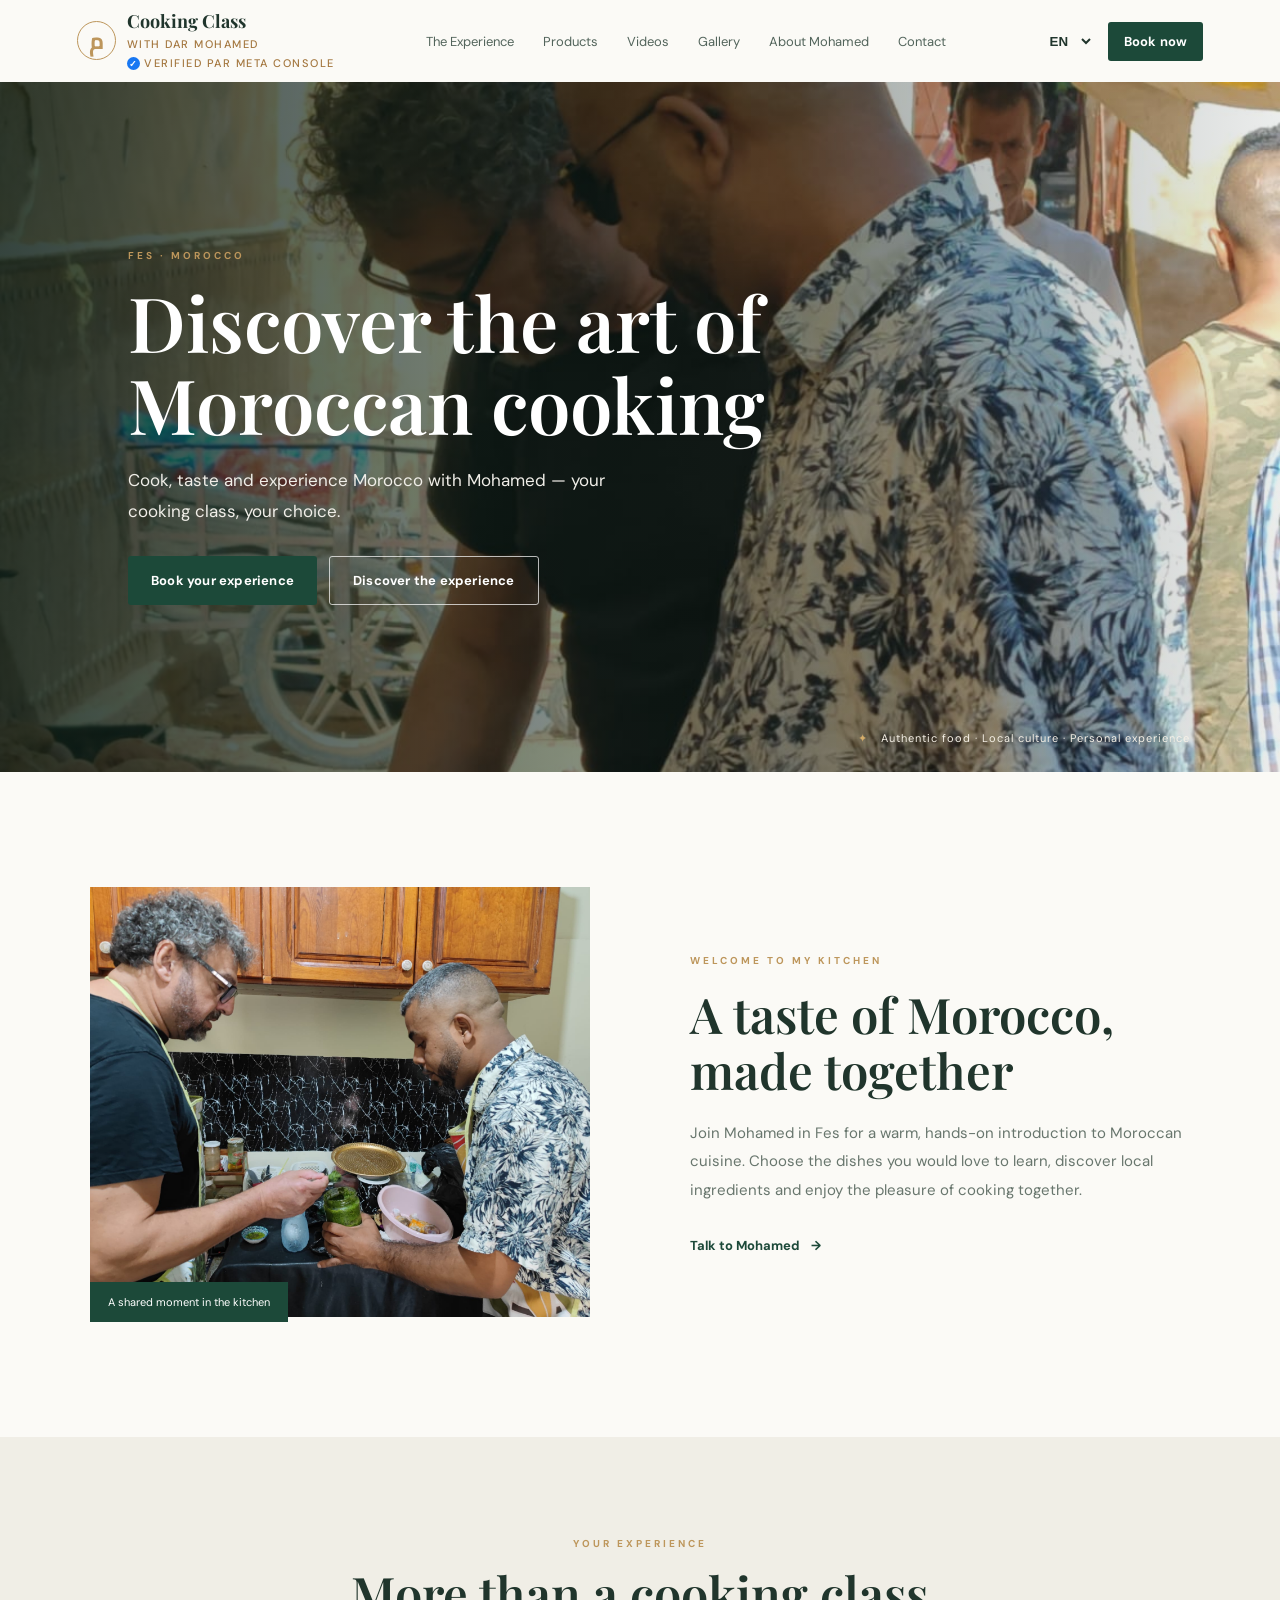
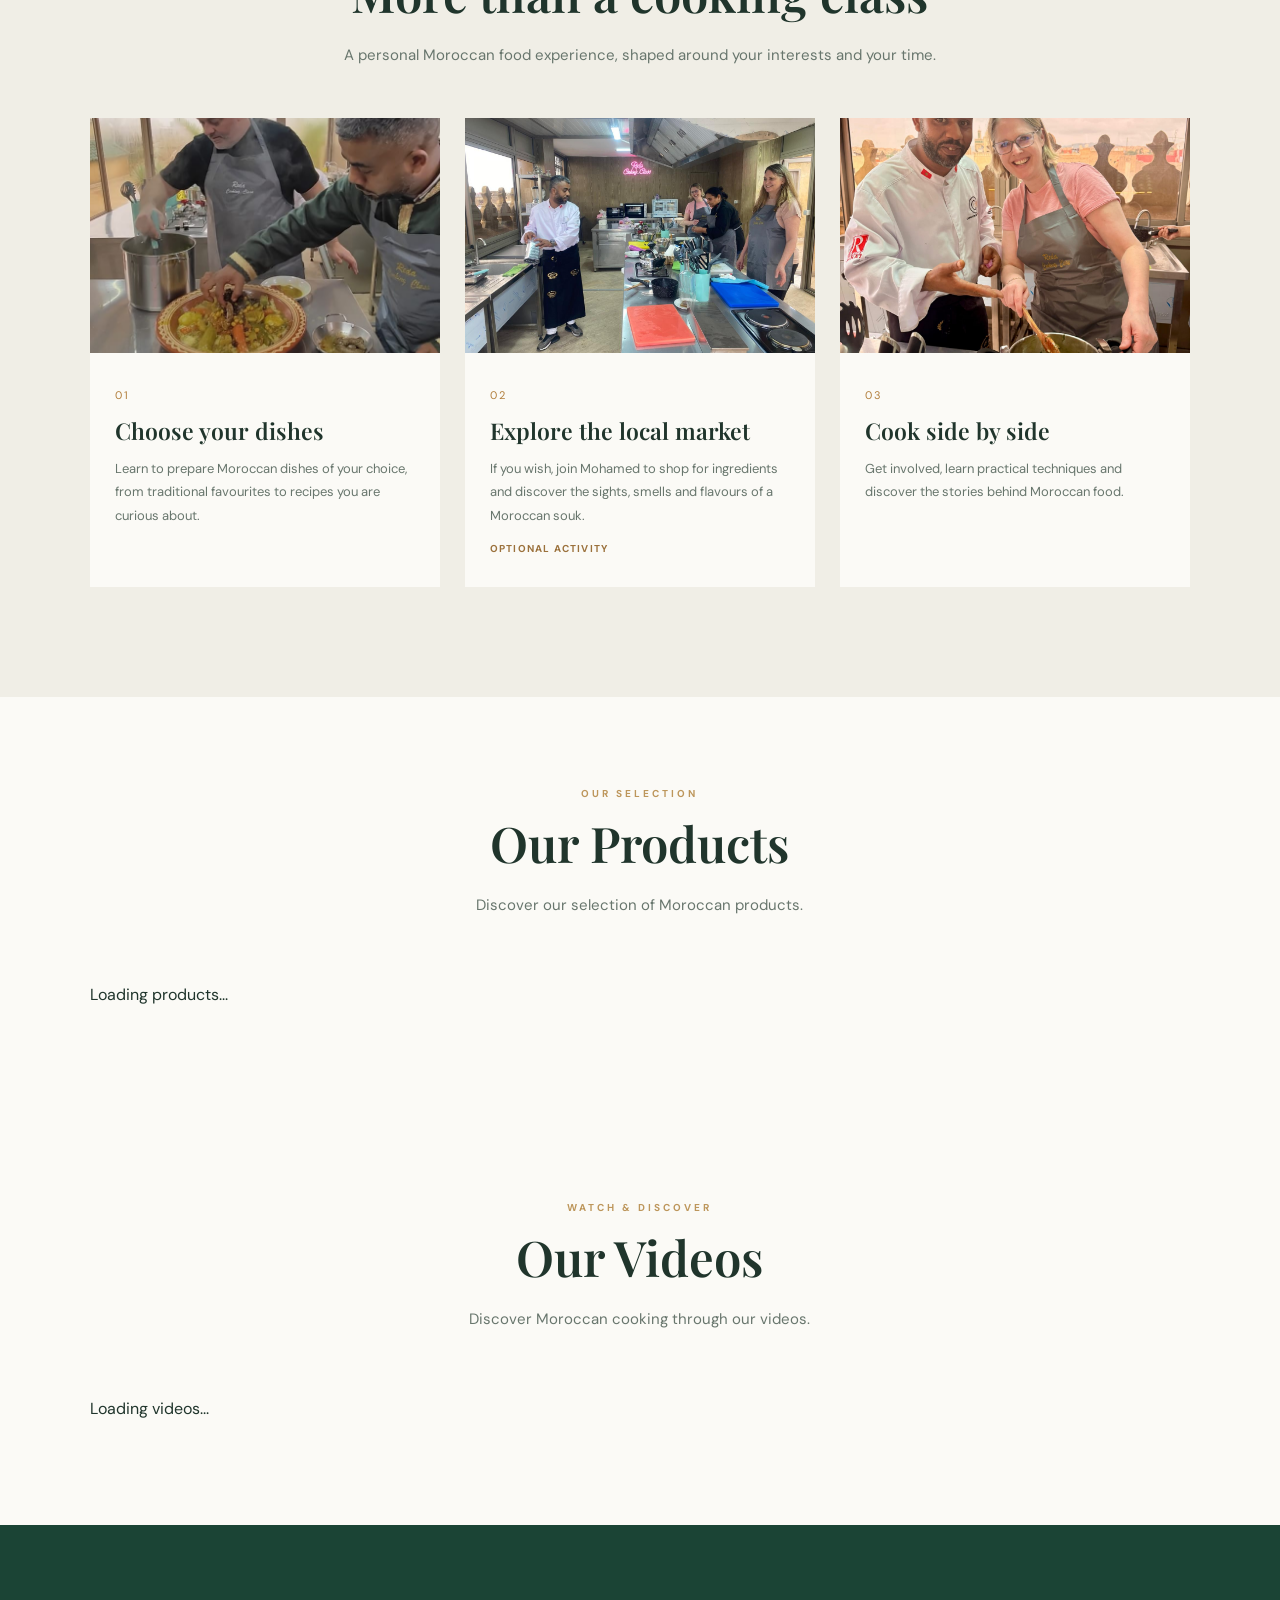
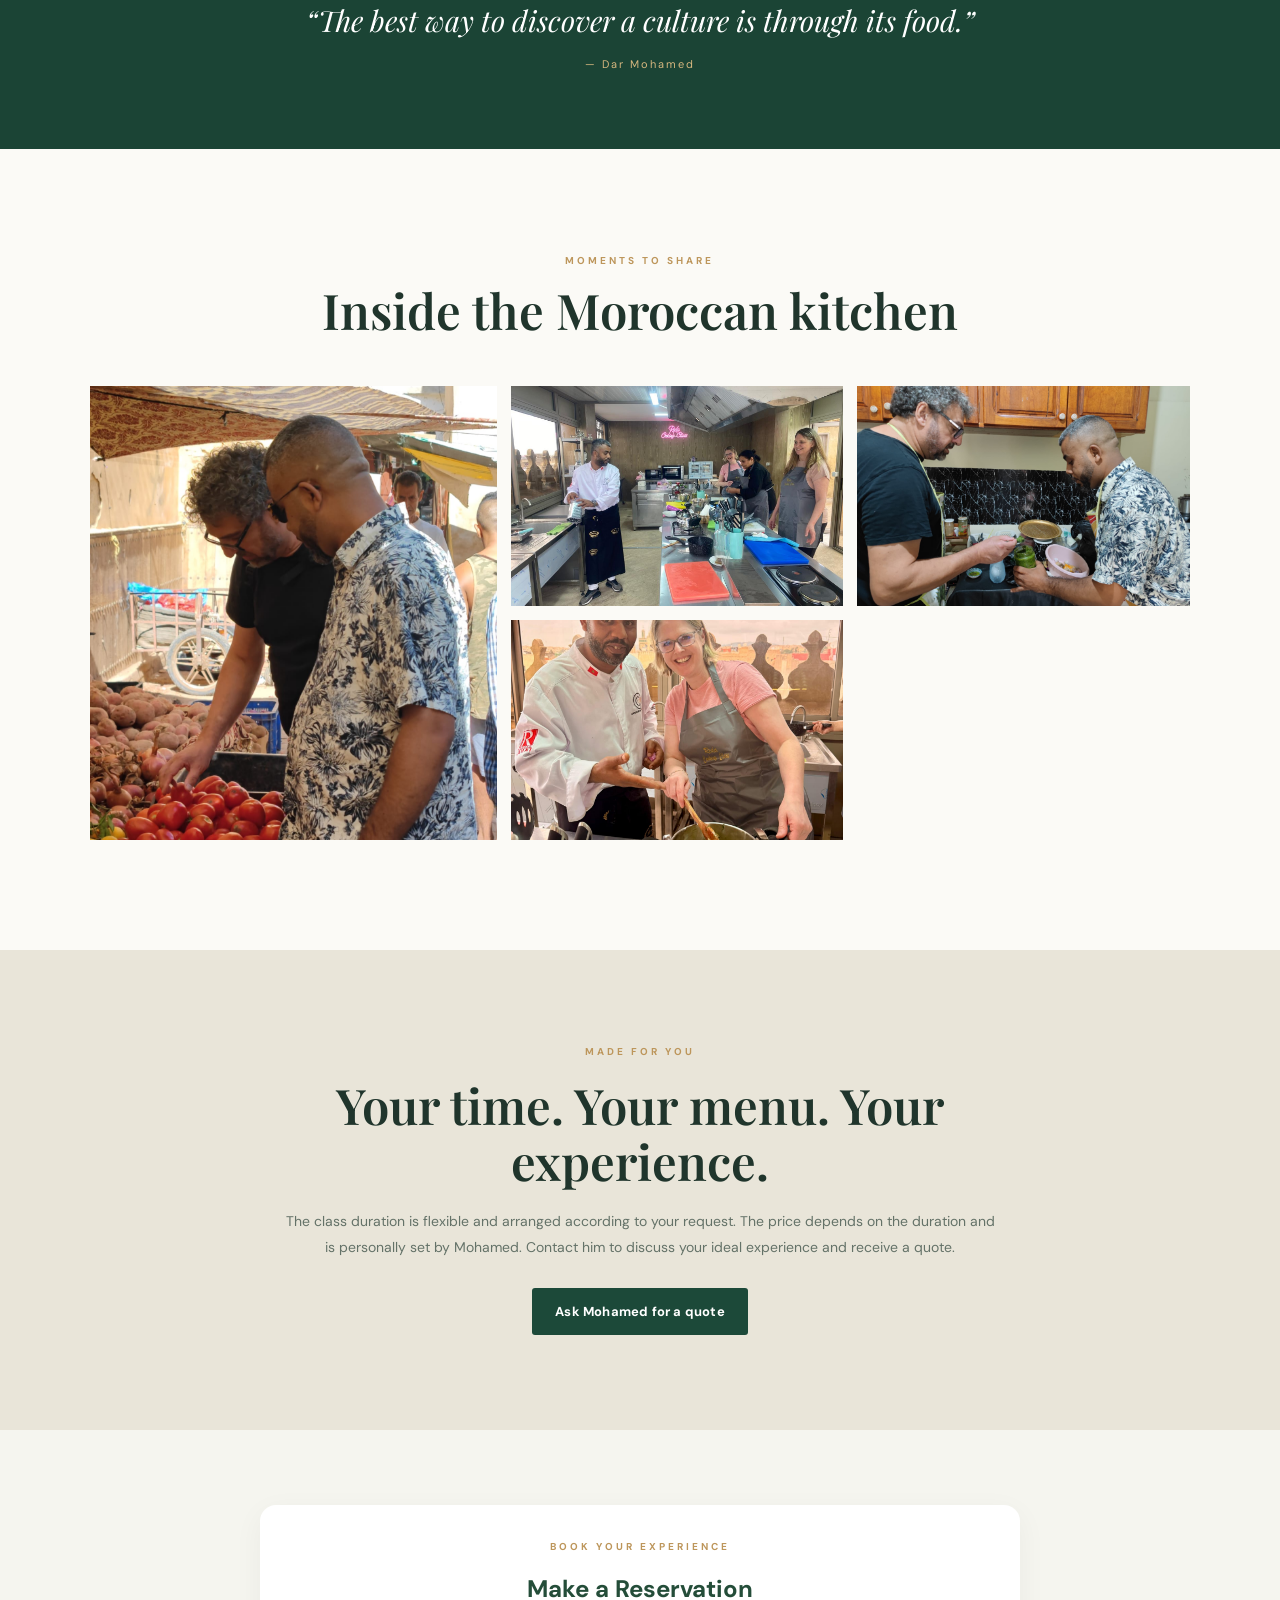
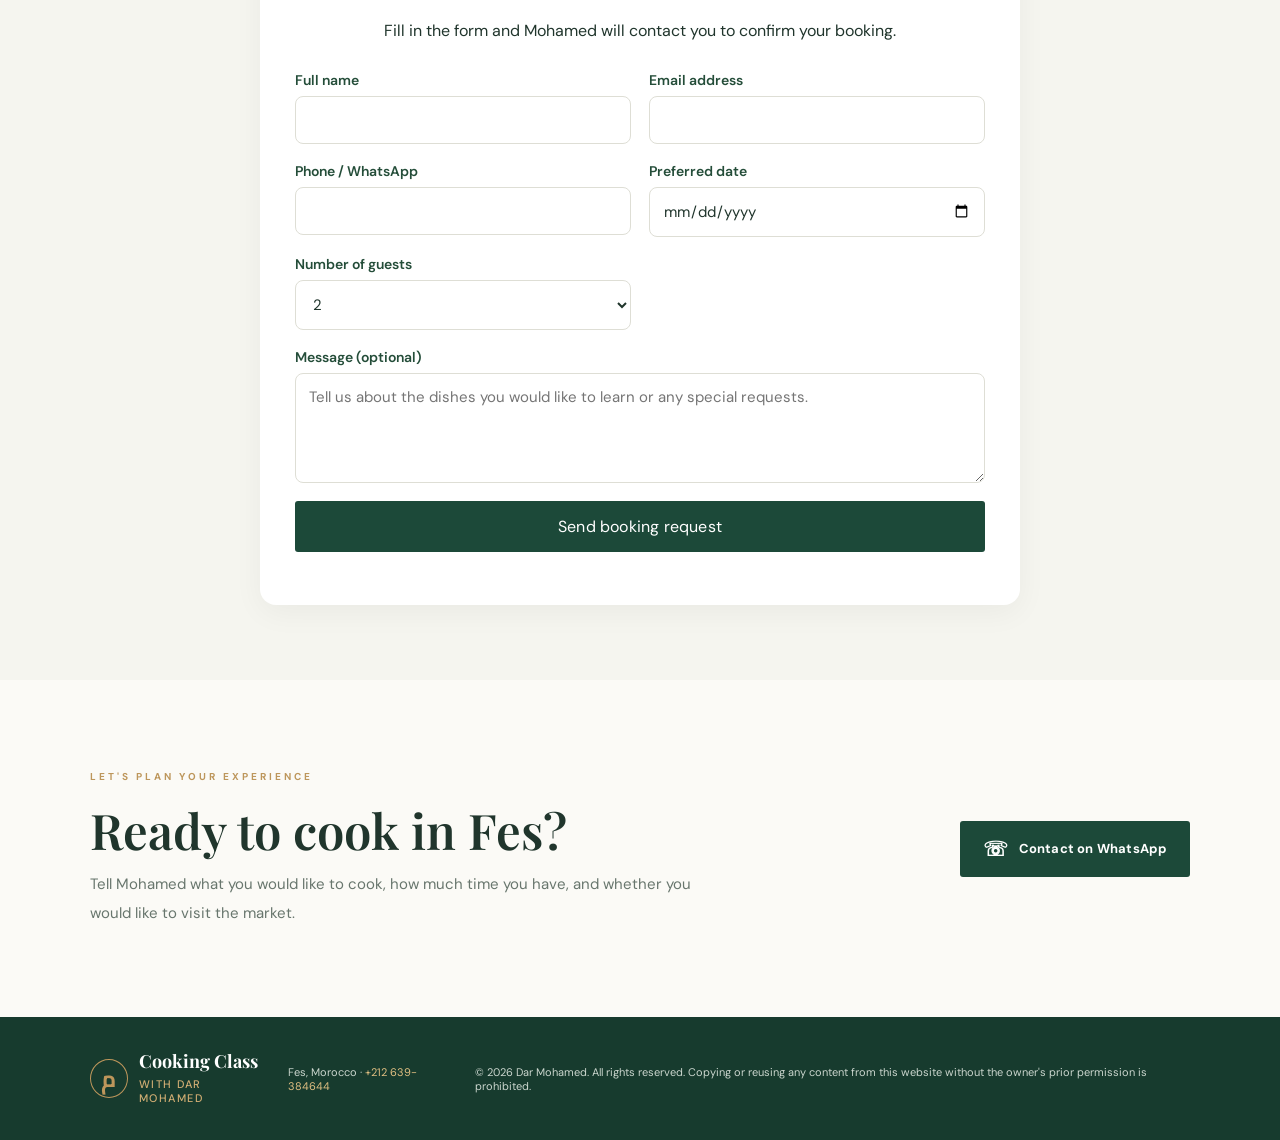
<file: index.html>
<!doctype html>
<html lang="en">
<head>
  <meta charset="utf-8">
  <meta name="viewport" content="width=device-width, initial-scale=1">
  <meta name="theme-color" content="#173f32">

  <meta name="description" content="Discover authentic Moroccan cooking classes in Fes, Morocco with Dar Mohamed. Learn traditional Moroccan recipes, explore local markets and enjoy a unique culinary experience.">
  <meta name="robots" content="index, follow">
  <meta name="author" content="Dar Mohamed">

  <link rel="canonical" href="https://cooking-class-dar-mohamed-bf4m.vercel.app/">

  <meta property="og:type" content="website">
  <meta property="og:title" content="Moroccan Cooking Class in Fes | Dar Mohamed">
  <meta property="og:description" content="Discover authentic Moroccan cuisine and learn traditional recipes with Dar Mohamed in Fes, Morocco.">
  <meta property="og:url" content="https://cooking-class-dar-mohamed-bf4m.vercel.app/">
  <meta property="og:image" content="https://cooking-class-dar-mohamed-bf4m.vercel.app/IMG-20261117-WA0031.jpg">

  <meta name="twitter:card" content="summary_large_image">
  <meta name="twitter:title" content="Moroccan Cooking Class in Fes | Dar Mohamed">
  <meta name="twitter:description" content="Discover authentic Moroccan cooking in Fes with Dar Mohamed.">
  <meta name="twitter:image" content="https://cooking-class-dar-mohamed-bf4m.vercel.app/IMG-20261117-WA0031.jpg">

  <title>Moroccan Cooking Class in Fes | Cooking with Dar Mohamed</title>

  <link rel="preconnect" href="https://fonts.googleapis.com">
  <link rel="preconnect" href="https://fonts.gstatic.com" crossorigin>
  <link href="https://fonts.googleapis.com/css2?family=DM+Sans:wght@400;500;600;700&family=Playfair+Display:wght@500;600;700&family=Cairo:wght@400;600;700&display=swap" rel="stylesheet">

  <link rel="stylesheet" href="style.css">

  <style>
    .brand-name {
      display: inline-flex;
      flex-direction: column;
      align-items: flex-start;
    }

    .meta-verification {
      display: inline-flex;
      align-items: center;
      gap: 4px;
      margin-top: 4px;
      color: #68796f;
      font-family: "DM Sans", Arial, sans-serif;
      font-size: 9px;
      font-weight: 600;
      line-height: 1.2;
      letter-spacing: .1px;
      white-space: nowrap;
    }

    .meta-check {
      display: inline-flex;
      align-items: center;
      justify-content: center;
      width: 13px;
      height: 13px;
      border-radius: 50%;
      background: #1877f2;
      color: #fff;
      font-size: 9px;
      font-weight: 700;
      flex-shrink: 0;
    }

    /* Booking form */
    .booking-section {
      padding: 75px 20px;
      background: #f5f5ef;
    }

    .booking-inner {
      max-width: 760px;
      margin: auto;
      background: #fff;
      padding: 35px;
      border-radius: 16px;
      box-shadow: 0 8px 30px #0000000c;
    }

    .booking-heading {
      text-align: center;
      margin-bottom: 30px;
    }

    .booking-heading h2 {
      color: #244d39;
      margin-bottom: 12px;
    }

    .booking-form {
      display: grid;
      grid-template-columns: 1fr 1fr;
      gap: 18px;
    }

    .booking-field {
      display: flex;
      flex-direction: column;
      gap: 7px;
    }

    .booking-field.full {
      grid-column: 1 / -1;
    }

    .booking-field label {
      color: #244d39;
      font-weight: 600;
      font-size: 14px;
    }

    .booking-field input,
    .booking-field select,
    .booking-field textarea {
      width: 100%;
      padding: 13px;
      border: 1px solid #deded5;
      border-radius: 8px;
      background: #fff;
      color: #20352c;
      font: inherit;
      font-size: 15px;
    }

    .booking-field textarea {
      min-height: 110px;
      resize: vertical;
    }

    .booking-field input:focus,
    .booking-field select:focus,
    .booking-field textarea:focus {
      outline: 2px solid #244d39;
      border-color: #244d39;
    }

    .booking-submit {
      grid-column: 1 / -1;
      width: 100%;
      border: 0;
      cursor: pointer;
      font: inherit;
    }

    .booking-submit:disabled {
      opacity: .6;
      cursor: wait;
    }

    #bookingMessage {
      grid-column: 1 / -1;
      text-align: center;
      font-size: 14px;
      margin: 0;
    }

    @media (max-width: 600px) {
      .booking-inner {
        padding: 22px 17px;
      }

      .booking-form {
        grid-template-columns: 1fr;
      }

      .booking-field.full,
      .booking-submit,
      #bookingMessage {
        grid-column: 1;
      }
    }
  </style>
</head>

<body>

<header class="site-header">
  <a class="brand" href="#home" aria-label="Cooking Class with Dar Mohamed home">
    <span class="brand-mark">م</span>
    <span class="brand-name">
      Cooking Class
      <small>with Dar Mohamed</small>
      <small class="meta-verification">
        <span class="meta-check">✓</span>
        Verified par Meta Console
      </small>
    </span>
  </a>

  <nav class="desktop-nav">
    <a href="#experience" data-i18n="navExperience">The Experience</a>
    <a href="#products" data-i18n="navProducts">Products</a>
    <a href="#videos" data-i18n="navVideos">Videos</a>
    <a href="#gallery" data-i18n="navGallery">Gallery</a>
    <a href="#about" data-i18n="navAbout">About Mohamed</a>
    <a href="#contact" data-i18n="navContact">Contact</a>
  </nav>

  <div class="header-actions">
    <select id="language" aria-label="Choose language">
      <option value="en">EN</option>
      <option value="fr">FR</option>
      <option value="ar">AR</option>
    </select>

    <a class="button button-small" href="#booking" data-i18n="book">Book now</a>
  </div>
</header>

<main>

  <section class="hero" id="home">
    <div class="hero-photo">
      <img src="IMG-20261117-WA0031.jpg" alt="Mohamed preparing a traditional Moroccan tagine">
    </div>

    <div class="hero-shade"></div>

    <div class="hero-content">
      <p class="eyebrow" data-i18n="heroEyebrow">FES · MOROCCO</p>
      <h1 data-i18n="heroTitle">Discover the art of Moroccan cooking</h1>

      <p class="hero-copy" data-i18n="heroText">
        Cook, taste and experience Morocco with Mohamed — your cooking class, your choice.
      </p>

      <div class="hero-buttons">
        <a class="button" href="#booking" data-i18n="bookExperience">Book your experience</a>
        <a class="button button-ghost" href="#experience" data-i18n="discover">Discover the experience</a>
      </div>
    </div>

    <div class="hero-note">
      <span>✦</span>
      <span data-i18n="heroNote">Authentic food · Local culture · Personal experience</span>
    </div>
  </section>

  <section class="intro section-wrap" id="about">
    <div class="intro-image">
      <img src="IMG-20261117-WA0028.jpg" alt="Mohamed cooking with a guest">
      <span class="image-caption" data-i18n="caption">A shared moment in the kitchen</span>
    </div>

    <div class="intro-text">
      <p class="eyebrow" data-i18n="welcome">WELCOME TO MY KITCHEN</p>
      <h2 data-i18n="introTitle">A taste of Morocco, made together</h2>

      <p data-i18n="introText">
        Join Mohamed in Fes for a warm, hands-on introduction to Moroccan cuisine. Choose the dishes you would love to learn, discover local ingredients and enjoy the pleasure of cooking together.
      </p>

      <a class="text-link" href="#contact" data-i18n="talkMohamed">
        Talk to Mohamed <span>→</span>
      </a>
    </div>
  </section>

  <section class="experience-section" id="experience">
    <div class="section-wrap">
      <div class="section-heading">
        <p class="eyebrow" data-i18n="yourExperience">YOUR EXPERIENCE</p>
        <h2 data-i18n="experienceTitle">More than a cooking class</h2>
        <p data-i18n="experienceIntro">
          A personal Moroccan food experience, shaped around your interests and your time.
        </p>
      </div>

      <div class="feature-grid">
        <article class="feature-card">
          <img src="IMG-20261117-WA0025.jpg" alt="Preparing fresh Moroccan ingredients">
          <div>
            <span class="feature-number">01</span>
            <h3 data-i18n="feature1Title">Choose your dishes</h3>
            <p data-i18n="feature1Text">
              Learn to prepare Moroccan dishes of your choice, from traditional favourites to recipes you are curious about.
            </p>
          </div>
        </article>

        <article class="feature-card">
          <img src="IMG-20261117-WA0030.jpg" alt="Traditional market in the medina of Fes">
          <div>
            <span class="feature-number">02</span>
            <h3 data-i18n="feature2Title">Explore the local market</h3>
            <p data-i18n="feature2Text">
              If you wish, join Mohamed to shop for ingredients and discover the sights, smells and flavours of a Moroccan souk.
            </p>
            <span class="optional" data-i18n="optional">Optional activity</span>
          </div>
        </article>

        <article class="feature-card">
          <img src="IMG-20261117-WA0021.jpg" alt="Guests enjoying Moroccan food">
          <div>
            <span class="feature-number">03</span>
            <h3 data-i18n="feature3Title">Cook side by side</h3>
            <p data-i18n="feature3Text">
              Get involved, learn practical techniques and discover the stories behind Moroccan food.
            </p>
          </div>
        </article>
      </div>
    </div>
  </section>

  <section class="products-section section-wrap" id="products">
    <div class="section-heading">
      <p class="eyebrow" data-i18n="productsEyebrow">OUR SELECTION</p>
      <h2 data-i18n="productsTitle">Our Products</h2>
      <p data-i18n="productsIntro">Discover our selection of Moroccan products.</p>
    </div>

    <div id="products-list" class="products-grid">
      <p data-i18n="productsLoading">Loading products...</p>
    </div>
  </section>

  <section class="videos-section section-wrap" id="videos">
    <div class="section-heading">
      <p class="eyebrow" data-i18n="videosEyebrow">WATCH & DISCOVER</p>
      <h2 data-i18n="videosTitle">Our Videos</h2>
      <p data-i18n="videosIntro">Discover Moroccan cooking through our videos.</p>
    </div>

    <div id="videos-list" class="videos-grid">
      <p data-i18n="videosLoading">Loading videos...</p>
    </div>
  </section>

  <section class="quote-band">
    <p data-i18n="quote">“The best way to discover a culture is through its food.”</p>
    <span>— Dar Mohamed</span>
  </section>

  <section class="gallery section-wrap" id="gallery">
    <div class="section-heading">
      <p class="eyebrow" data-i18n="moments">MOMENTS TO SHARE</p>
      <h2 data-i18n="galleryTitle">Inside the Moroccan kitchen</h2>
    </div>

    <div class="gallery-grid">
      <img src="IMG-20261117-WA0031.jpg" alt="Mohamed cooking">
      <img src="IMG-20261117-WA0030.jpg" alt="Traditional market in Fes">
      <img src="IMG-20261117-WA0028.jpg" alt="Cooking with a guest">
      <img src="IMG-20261117-WA0021.jpg" alt="Moroccan food experience">
    </div>
  </section>

  <section class="personalize">
    <div class="personalize-inner">
      <p class="eyebrow" data-i18n="madeForYou">MADE FOR YOU</p>
      <h2 data-i18n="personalTitle">Your time. Your menu. Your experience.</h2>

      <p data-i18n="personalText">
        The class duration is flexible and arranged according to your request. The price depends on the duration and is personally set by Mohamed. Contact him to discuss your ideal experience and receive a quote.
      </p>

      <a class="button" href="#booking" data-i18n="askPrice">Ask Mohamed for a quote</a>
    </div>
  </section>

  <!-- BOOKING FORM -->
  <section class="booking-section" id="booking">
    <div class="booking-inner">
      <div class="booking-heading">
        <p class="eyebrow" data-i18n="bookingEyebrow">BOOK YOUR EXPERIENCE</p>
        <h2 data-i18n="bookingTitle">Make a Reservation</h2>
        <p data-i18n="bookingIntro">Fill in the form and Mohamed will contact you to confirm your booking.</p>
      </div>

      <form id="bookingForm" class="booking-form">

        <div class="booking-field">
          <label for="bookingName" data-i18n="bookingName">Full name</label>
          <input id="bookingName" name="customer_name" type="text" autocomplete="name" required maxlength="100">
        </div>

        <div class="booking-field">
          <label for="bookingEmail" data-i18n="bookingEmail">Email address</label>
          <input id="bookingEmail" name="email" type="email" autocomplete="email" required maxlength="150">
        </div>

        <div class="booking-field">
          <label for="bookingPhone" data-i18n="bookingPhone">Phone / WhatsApp</label>
          <input id="bookingPhone" name="phone" type="tel" autocomplete="tel" required maxlength="30">
        </div>

        <div class="booking-field">
          <label for="bookingDate" data-i18n="bookingDate">Preferred date</label>
          <input id="bookingDate" name="booking_date" type="date" required>
        </div>

        <div class="booking-field">
          <label for="bookingGuests" data-i18n="bookingGuests">Number of guests</label>
          <select id="bookingGuests" name="guests" required>
            <option value="1">1</option>
            <option value="2" selected>2</option>
            <option value="3">3</option>
            <option value="4">4</option>
            <option value="5">5</option>
            <option value="6">6</option>
            <option value="7">7</option>
            <option value="8">8</option>
            <option value="9">9</option>
            <option value="10">10</option>
          </select>
        </div>

        <div class="booking-field full">
          <label for="bookingMessageText" data-i18n="bookingNote">Message (optional)</label>
          <textarea id="bookingMessageText" name="message" maxlength="1000" data-i18n-placeholder="bookingNotePlaceholder" placeholder="Tell us about the dishes you would like to learn or any special requests."></textarea>
        </div>

        <button class="button booking-submit" id="bookingSubmit" type="submit" data-i18n="bookingSubmit">
          Send booking request
        </button>

        <p id="bookingMessage" role="status" aria-live="polite"></p>
      </form>
    </div>
  </section>

  <section class="contact section-wrap" id="contact">
    <div>
      <p class="eyebrow" data-i18n="letsPlan">LET'S PLAN YOUR EXPERIENCE</p>
      <h2 data-i18n="contactTitle">Ready to cook in Fes?</h2>
      <p data-i18n="contactText">
        Tell Mohamed what you would like to cook, how much time you have, and whether you would like to visit the market.
      </p>
    </div>

    <a class="button whatsapp-button"
       href="https://wa.me/212639384644"
       target="_blank"
       rel="noopener">
      <span>☏</span>
      <span data-i18n="whatsapp">Contact on WhatsApp</span>
    </a>
  </section>

</main>

<footer>
  <a class="brand footer-brand" href="#home">
    <span class="brand-mark">م</span>
    <span>Cooking Class <small>with Dar Mohamed</small></span>
  </a>

  <p>
    Fes, Morocco ·
    <a href="https://wa.me/212639384644" target="_blank" rel="noopener">+212 639-384644</a>
  </p>

  <div class="copyright">
    <p id="copyright-text">
      © 2026 Dar Mohamed. All rights reserved.
      Copying or reusing any content from this website without the owner's prior permission is prohibited.
    </p>
  </div>
</footer>

<script type="module" src="script.js"></script>

</body>
</html>
</file>
<file: style.css>
*{box-sizing:border-box}html{scroll-behavior:smooth}body{margin:0;color:#20352c;background:#fbfaf6;font-family:"DM Sans",Arial,sans-serif}a{color:inherit;text-decoration:none}.site-header{height:82px;padding:0 6vw;display:flex;align-items:center;justify-content:space-between;background:#fbfaf6;position:relative;z-index:5}.brand{display:flex;align-items:center;gap:11px;font-family:"Playfair Display",serif;font-size:18px;font-weight:700;line-height:1.1}.brand small{display:block;font:500 11px "DM Sans",sans-serif;letter-spacing:1.5px;text-transform:uppercase;color:#a4773f;margin-top:5px}.brand-mark{width:39px;height:39px;border:1px solid #bd965b;border-radius:50%;display:grid;place-items:center;color:#bd965b;font-family:"Cairo",sans-serif;font-size:23px}.desktop-nav{display:flex;gap:29px;font-size:13px;color:#52645b}.desktop-nav a:hover,.text-link:hover{color:#b27f3d}.header-actions{display:flex;align-items:center;gap:14px}select{border:0;background:transparent;color:#20352c;font-weight:700;padding:8px}.button{display:inline-flex;align-items:center;justify-content:center;background:#1c4939;color:white;padding:15px 23px;border-radius:3px;font-size:13px;font-weight:700;letter-spacing:.2px;transition:.2s}.button:hover{background:#b27f3d;transform:translateY(-2px)}.button-small{padding:11px 16px}.hero{height:min(690px,78vw);min-height:560px;position:relative;display:flex;align-items:center;color:white;overflow:hidden}.hero-photo,.hero-shade{position:absolute;inset:0}.hero-photo img{width:100%;height:100%;object-fit:cover;object-position:center 42%}.hero-shade{background:linear-gradient(90deg,rgba(9,27,20,.82),rgba(9,27,20,.43) 55%,rgba(9,27,20,.08))}.hero-content{position:relative;z-index:1;width:min(650px,80%);margin-left:10vw}.eyebrow{font-size:10px;letter-spacing:3px;font-weight:700;color:#bd965b;margin:0 0 19px}.hero h1{font:600 clamp(43px,6vw,76px)/1.08 "Playfair Display",serif;max-width:650px;margin:0 0 20px}.hero-copy{font-size:17px;line-height:1.8;max-width:520px;color:#f0eee8}.hero-buttons{display:flex;gap:12px;flex-wrap:wrap;margin-top:30px}.button-ghost{background:transparent;border:1px solid rgba(255,255,255,.7)}.button-ghost:hover{background:white;color:#20352c}.hero-note{position:absolute;bottom:27px;right:7vw;font-size:11px;letter-spacing:1px;color:#f6f1e7}.hero-note span:first-child{color:#d5ad6a;margin-right:9px}.section-wrap{width:min(1120px,86%);margin:auto}.intro{display:grid;grid-template-columns:1fr 1fr;gap:9%;align-items:center;padding-top:115px;padding-bottom:115px}.intro-image{position:relative}.intro-image img{width:100%;height:430px;object-fit:cover}.image-caption{position:absolute;bottom:0;left:0;background:#1c4939;color:white;padding:13px 18px;font-size:11px}.intro-text h2,.section-heading h2,.contact h2{font:600 clamp(34px,4vw,49px)/1.15 "Playfair Display",serif;margin:0 0 20px}.intro-text>p:not(.eyebrow),.section-heading>p:not(.eyebrow),.contact p:not(.eyebrow){font-size:15px;line-height:1.9;color:#68766d}.text-link{display:inline-block;margin-top:18px;color:#1c4939;font-weight:700;font-size:13px}.text-link span{margin-left:8px}.experience-section{background:#f0eee6;padding:100px 0 110px}.section-heading{text-align:center;max-width:650px;margin:0 auto 48px}.section-heading .eyebrow{margin-bottom:15px}.section-heading>p:not(.eyebrow){margin:0}.feature-grid{display:grid;grid-template-columns:repeat(3,1fr);gap:25px}.feature-card{background:#fbfaf6}.feature-card img{width:100%;height:235px;object-fit:cover}.feature-card>div{padding:25px 25px 30px}.feature-number{font-size:11px;color:#b27f3d;letter-spacing:2px}.feature-card h3{font:600 23px "Playfair Display",serif;margin:11px 0}.feature-card p{font-size:13px;line-height:1.8;color:#68766d;margin:0}.optional{display:inline-block;margin-top:15px;color:#9b713c;font-size:10px;font-weight:700;text-transform:uppercase;letter-spacing:1.2px}.quote-band{padding:76px 20px;text-align:center;background:#1b4435;color:#fff}.quote-band p{font:italic 29px "Playfair Display",serif;margin:0 0 13px}.quote-band span{font-size:11px;letter-spacing:2px;color:#d6b77f}.gallery{padding-top:105px;padding-bottom:110px}.gallery-grid{display:grid;grid-template-columns:1.1fr .9fr .9fr;grid-template-rows:220px 220px;gap:14px}.gallery-grid img{width:100%;height:100%;object-fit:cover}.gallery-grid img:first-child{grid-row:span 2}.personalize{background:#e9e5d9;padding:95px 20px;text-align:center}.personalize-inner{max-width:720px;margin:auto}.personalize h2{font:600 clamp(34px,4vw,49px)/1.15 "Playfair Display",serif;margin:0 0 18px}.personalize p:not(.eyebrow){font-size:14px;line-height:1.9;color:#647268;margin:0 auto 27px}.contact{padding-top:90px;padding-bottom:90px;display:flex;align-items:center;justify-content:space-between;gap:30px}.contact>div{max-width:630px}.contact h2{margin-bottom:12px}.contact p:not(.eyebrow){margin:0}.whatsapp-button{white-space:nowrap}.whatsapp-button span:first-child{font-size:20px;margin-right:10px}footer{background:#173b2e;color:#e9eee9;padding:35px 7vw;display:flex;align-items:center;justify-content:space-between;gap:20px;font-size:11px}footer p{color:#cbd6ce}footer p a{color:#e1bf82}.footer-brand{color:white}.footer-brand small{color:#d1ad73}footer>span{color:#aebdb3;font-size:10px}
body[dir="rtl"]{font-family:"Cairo",sans-serif}body[dir="rtl"] .hero-content{margin-left:0;margin-right:10vw}body[dir="rtl"] .hero-shade{background:linear-gradient(270deg,rgba(9,27,20,.82),rgba(9,27,20,.43) 55%,rgba(9,27,20,.08))}body[dir="rtl"] .hero-note{right:auto;left:7vw}body[dir="rtl"] .text-link span{margin-left:0;margin-right:8px}body[dir="rtl"] .whatsapp-button span:first-child{margin-right:0;margin-left:10px}body[dir="rtl"] .image-caption{left:auto;right:0}
@media(max-width:850px){.site-header{padding:0 4vw;height:72px}.desktop-nav{display:none}.brand{font-size:16px}.hero{height:680px;min-height:600px}.hero-content{margin-left:7vw;width:86%}body[dir="rtl"] .hero-content{margin-right:7vw}.hero h1{font-size:51px}.intro{gap:6%;padding-top:75px;padding-bottom:75px}.intro-image img{height:360px}.feature-grid{gap:14px}.feature-card>div{padding:20px 16px}.feature-card img{height:190px}.gallery-grid{grid-template-rows:180px 180px}.contact{padding-top:70px;padding-bottom:70px}footer{flex-wrap:wrap}}
@media(max-width:600px){.site-header{height:68px}.brand-mark{width:34px;height:34px}.brand{font-size:14px}.brand small{font-size:9px}.header-actions{gap:4px}.header-actions .button{padding:10px 11px;font-size:11px}.hero{height:680px;min-height:0;align-items:flex-end;padding-bottom:80px}.hero-photo img{object-position:58% center}.hero-shade{background:linear-gradient(0deg,rgba(8,25,18,.91),rgba(8,25,18,.35) 75%,rgba(8,25,18,.05))}.hero-content{margin:0 auto;width:86%}body[dir="rtl"] .hero-content{margin:0 auto}.hero h1{font-size:44px}.hero-copy{font-size:14px}.hero-note{left:7vw;right:auto;font-size:9px}body[dir="rtl"] .hero-note{left:7vw}.intro{grid-template-columns:1fr;gap:35px;padding-top:65px;padding-bottom:70px}.intro-image img{height:350px}.intro-text h2,.section-heading h2,.contact h2,.personalize h2{font-size:36px}.experience-section{padding:70px 0}.section-heading{margin-bottom:32px}.feature-grid{grid-template-columns:1fr}.feature-card img{height:230px}.feature-card>div{padding:22px}.quote-band{padding:60px 25px}.quote-band p{font-size:24px}.gallery{padding-top:70px;padding-bottom:75px}.gallery-grid{grid-template-columns:1fr 1fr;grid-template-rows:190px 150px 150px}.gallery-grid img:first-child{grid-row:span 2}.personalize{padding:70px 7vw}.contact{display:block;padding-top:65px;padding-bottom:65px}.whatsapp-button{margin-top:22px}footer{display:grid;grid-template-columns:1fr;gap:15px;padding:30px 7vw}}

/* PRODUCTS SECTION */
.products-section {
  padding-top: 90px;
  padding-bottom: 90px;
}

.products-grid {
  display: grid;
  grid-template-columns: repeat(auto-fit, minmax(230px, 1fr));
  gap: 25px;
  margin-top: 35px;
}

.product-card {
  background: #fff;
  border-radius: 14px;
  overflow: hidden;
  box-shadow: 0 5px 22px rgba(23, 63, 50, 0.09);
  border: 1px solid rgba(23, 63, 50, 0.08);
  display: flex;
  flex-direction: column;
}

.product-image {
  width: 100%;
  height: 220px;
  background: #f1eee6;
  overflow: hidden;
}

.product-image img {
  width: 100%;
  height: 100%;
  object-fit: cover;
  display: block;
  transition: transform 0.4s ease;
}

.product-card:hover .product-image img {
  transform: scale(1.04);
}

.product-info {
  padding: 20px;
  display: flex;
  flex-direction: column;
  flex: 1;
}

.product-category {
  color: #a77b35;
  font-size: 12px;
  font-weight: 700;
  margin-bottom: 8px;
}

.product-info h3 {
  color: #173f32;
  font-size: 19px;
  margin: 0 0 10px;
}

.product-info p {
  color: #68756e;
  font-size: 14px;
  line-height: 1.7;
  margin: 0 0 18px;
}

.product-bottom {
  display: flex;
  align-items: center;
  justify-content: space-between;
  gap: 10px;
  margin-top: auto;
}

.product-bottom strong {
  color: #173f32;
  font-size: 17px;
}

.product-bottom .button {
  white-space: nowrap;
}

@media (max-width: 600px) {
  .products-section {
    padding-top: 60px;
    padding-bottom: 60px;
  }

  .products-grid {
    grid-template-columns: repeat(2, minmax(0, 1fr));
    gap: 12px;
  }

  .product-image {
    height: 145px;
  }

  .product-info {
    padding: 12px;
  }

  .product-info h3 {
    font-size: 15px;
  }

  .product-info p {
    font-size: 12px;
  }

  .product-bottom {
    flex-direction: column;
    align-items: flex-start;
  }

  .product-bottom .button {
    font-size: 11px;
    padding: 8px 10px;
  }
}

html[dir="rtl"] .product-info {
  text-align: right;
}
/* VIDEOS SECTION */
.videos-section {
  padding-top: 90px;
  padding-bottom: 90px;
}

.videos-grid {
  display: grid;
  grid-template-columns: repeat(auto-fit, minmax(280px, 1fr));
  gap: 25px;
  margin-top: 35px;
}

.video-card {
  background: #fff;
  border-radius: 14px;
  overflow: hidden;
  box-shadow: 0 5px 22px rgba(23,63,50,.09);
  border: 1px solid rgba(23,63,50,.08);
}

.video-player {
  width: 100%;
  aspect-ratio: 16/9;
  background: #111;
  overflow: hidden;
}

.video-player iframe,
.video-player video,
.video-player img {
  width: 100%;
  height: 100%;
  display: block;
  border: 0;
  object-fit: cover;
}

.video-info {
  padding: 20px;
}

.video-info h3 {
  color: #173f32;
  font-size: 19px;
  margin: 8px 0;
}

.video-info p {
  color: #68756e;
  font-size: 14px;
  line-height: 1.7;
  margin: 0;
}

.video-language {
  color: #a77b35;
  font-size: 11px;
  font-weight: 700;
}

@media(max-width:600px) {
  .videos-section {
    padding-top: 60px;
    padding-bottom: 60px;
  }

  .videos-grid {
    grid-template-columns: 1fr;
    gap: 16px;
  }

  .video-info {
    padding: 15px;
  }

  .video-info h3 {
    font-size: 16px;
  }
}

html[dir="rtl"] .video-info {
  text-align: right;
}
</file>
